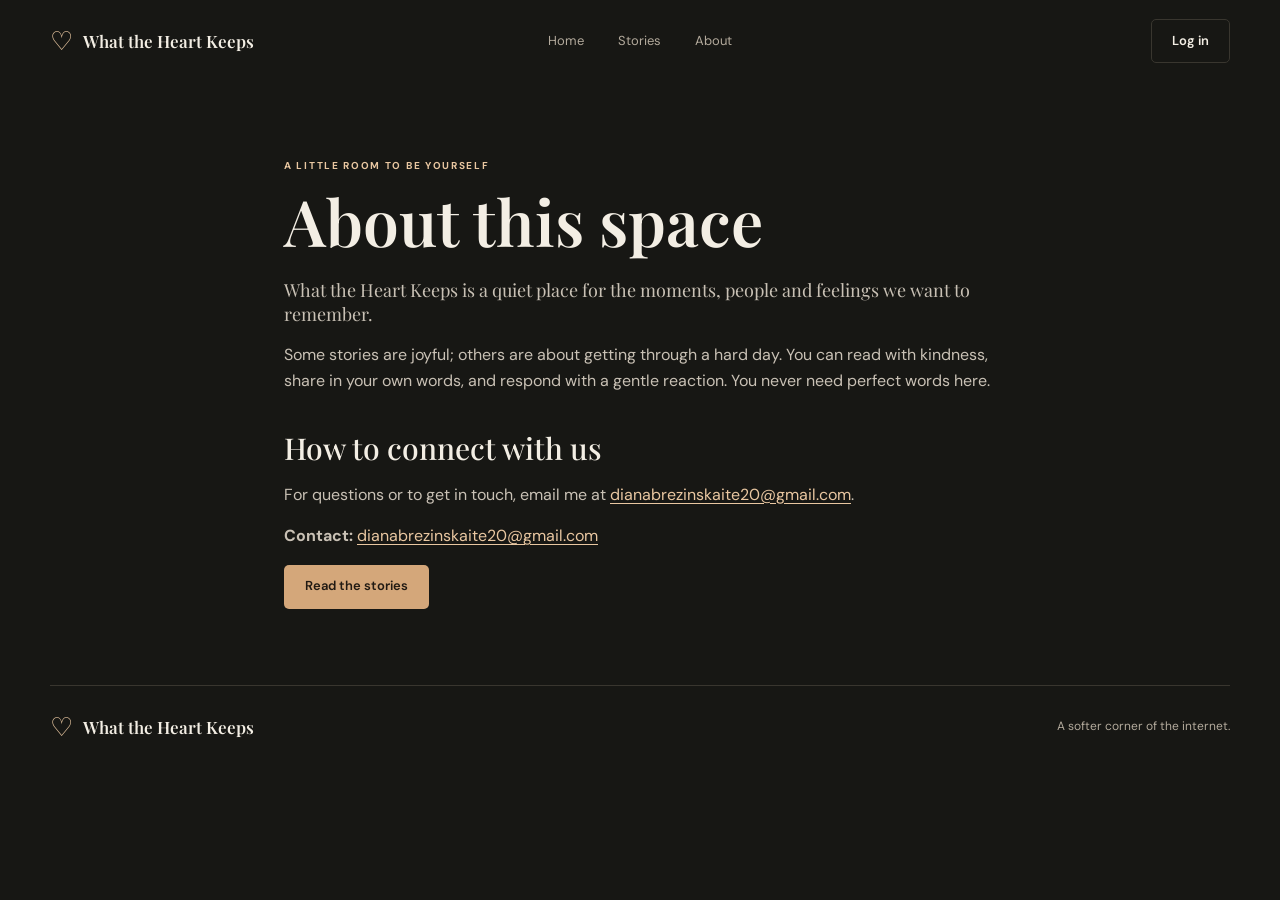
<file: about.html>
<!doctype html>
<html lang="en">
<head>
  <meta charset="UTF-8">
  <meta name="viewport" content="width=device-width, initial-scale=1.0">
  <meta name="theme-color" content="#171714">
  <title>About | What the Heart Keeps</title>
  <link rel="preconnect" href="https://fonts.googleapis.com">
  <link rel="preconnect" href="https://fonts.gstatic.com" crossorigin>
  <link href="https://fonts.googleapis.com/css2?family=DM+Sans:wght@400;500;600;700&family=Playfair+Display:wght@500;600;700&display=swap" rel="stylesheet">
  <link rel="stylesheet" href="style.css">
</head>
<body>
  <header class="site-header">
    <a class="brand" href="index.html"><span class="brand-heart">♡</span> What the Heart Keeps</a>
    <nav class="main-nav" aria-label="Main navigation">
      <a href="index.html">Home</a><a href="index.html#stories">Stories</a><a href="about.html" aria-current="page">About</a>
    </nav>
    <a class="button button-quiet" href="login.html">Log in</a>
  </header>
  <main class="page-shell">
    <section class="page-content">
      <p class="eyebrow">A little room to be yourself</p>
      <h1>About this space</h1>
      <p class="welcome-note">What the Heart Keeps is a quiet place for the moments, people and feelings we want to remember.</p>
      <p>Some stories are joyful; others are about getting through a hard day. You can read with kindness, share in your own words, and respond with a gentle reaction. You never need perfect words here.</p>
      <h2>How to connect with us</h2>
      <p>For questions or to get in touch, email me at <a class="contact-link" href="mailto:dianabrezinskaite20@gmail.com">dianabrezinskaite20@gmail.com</a>.</p>
      <p><strong>Contact:</strong> <a class="contact-link" href="mailto:dianabrezinskaite20@gmail.com">dianabrezinskaite20@gmail.com</a></p>
      <a class="button button-primary" href="index.html#stories">Read the stories</a>
    </section>
  </main>
  <footer class="site-footer"><a class="brand" href="index.html"><span class="brand-heart">♡</span> What the Heart Keeps</a><p>A softer corner of the internet.</p></footer>
</body>
</html>
</file>
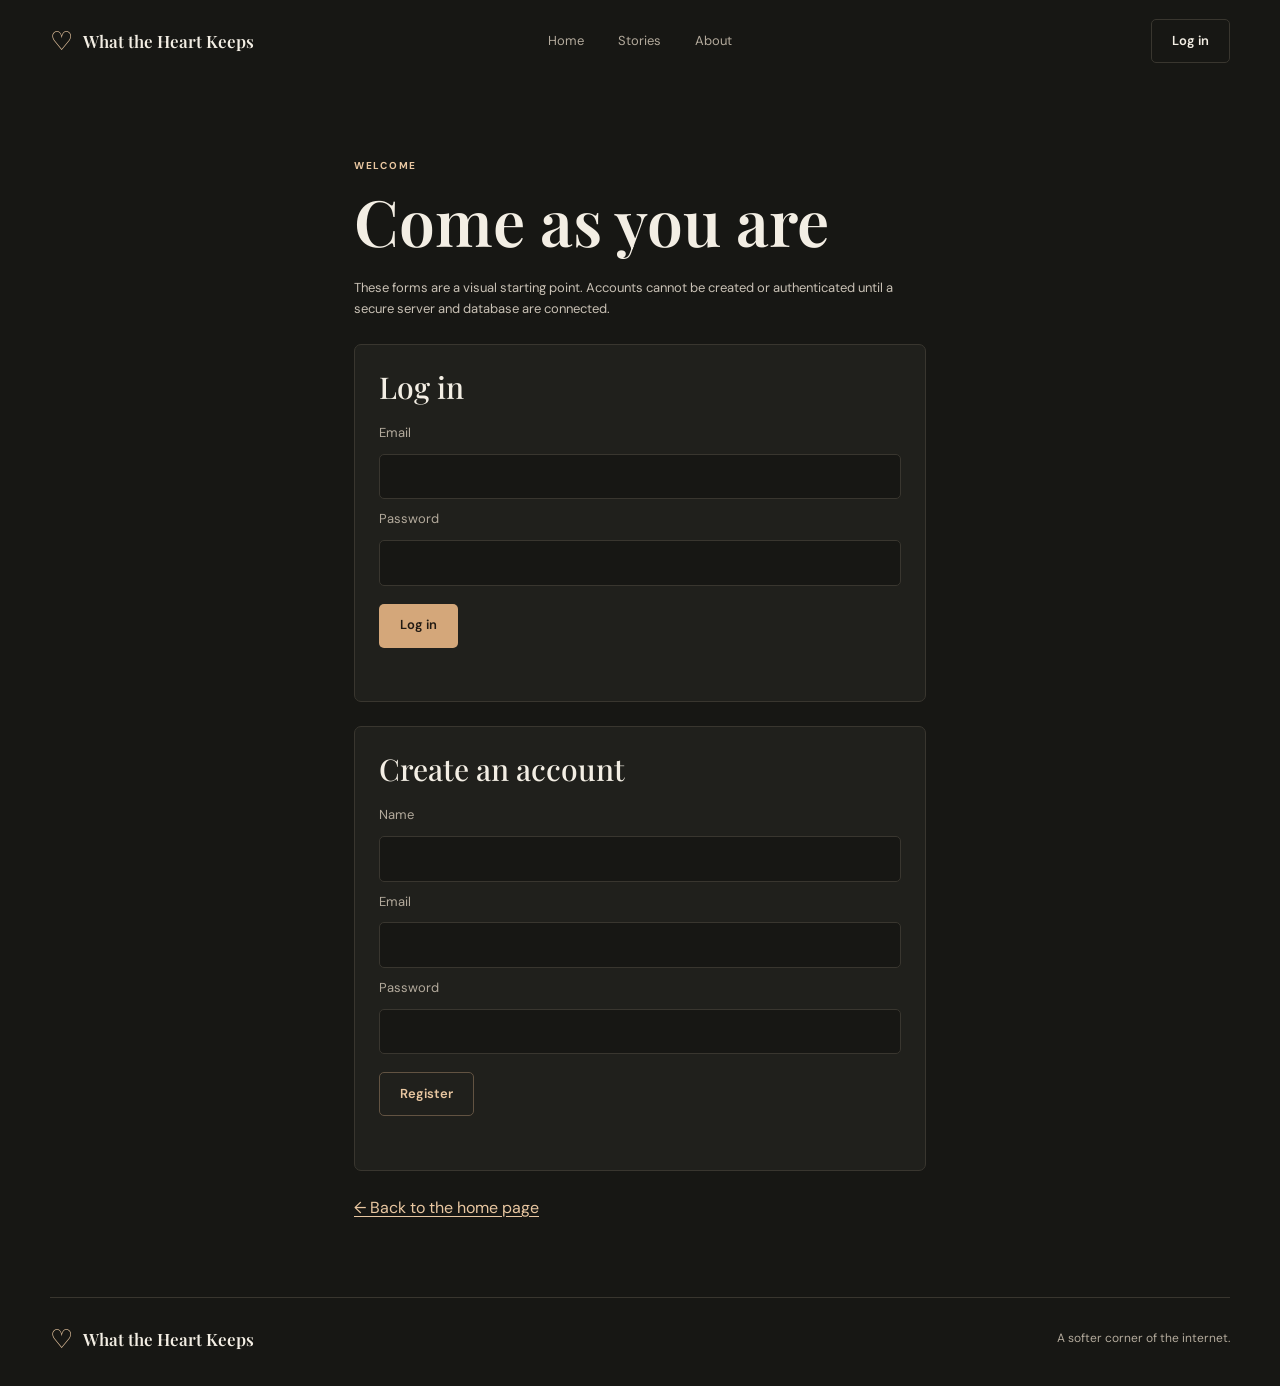
<file: login.html>
<!doctype html>
<html lang="en">
<head>
  <meta charset="UTF-8">
  <meta name="viewport" content="width=device-width, initial-scale=1.0">
  <meta name="theme-color" content="#171714">
  <title>Log in or register | What the Heart Keeps</title>
  <link rel="preconnect" href="https://fonts.googleapis.com">
  <link rel="preconnect" href="https://fonts.gstatic.com" crossorigin>
  <link href="https://fonts.googleapis.com/css2?family=DM+Sans:wght@400;500;600;700&family=Playfair+Display:wght@500;600;700&display=swap" rel="stylesheet">
  <link rel="stylesheet" href="style.css">
</head>
<body>
  <header class="site-header">
    <a class="brand" href="index.html"><span class="brand-heart">♡</span> What the Heart Keeps</a>
    <nav class="main-nav" aria-label="Main navigation"><a href="index.html">Home</a><a href="index.html#stories">Stories</a><a href="about.html">About</a></nav>
    <a class="button button-quiet" href="login.html">Log in</a>
  </header>
  <main class="page-shell">
    <section class="page-content auth-content">
      <p class="eyebrow">Welcome</p>
      <h1>Come as you are</h1>
      <p class="muted-note">These forms are a visual starting point. Accounts cannot be created or authenticated until a secure server and database are connected.</p>
      <form class="site-form" id="login-form">
        <h2>Log in</h2>
        <label for="login-email">Email</label><input id="login-email" name="email" type="email" autocomplete="email" required>
        <label for="login-password">Password</label><input id="login-password" name="password" type="password" autocomplete="current-password" required>
        <button class="button button-primary" type="submit">Log in</button>
        <p class="form-message" role="status" aria-live="polite"></p>
      </form>
      <form class="site-form" id="register" aria-label="Create an account">
        <h2>Create an account</h2>
        <label for="register-name">Name</label><input id="register-name" name="name" type="text" autocomplete="name" required>
        <label for="register-email">Email</label><input id="register-email" name="email" type="email" autocomplete="email" required>
        <label for="register-password">Password</label><input id="register-password" name="password" type="password" autocomplete="new-password" minlength="8" required>
        <button class="button button-outline" type="submit">Register</button>
        <p class="form-message" role="status" aria-live="polite"></p>
      </form>
      <a class="text-link" href="index.html">← Back to the home page</a>
    </section>
  </main>
  <footer class="site-footer"><a class="brand" href="index.html"><span class="brand-heart">♡</span> What the Heart Keeps</a><p>A softer corner of the internet.</p></footer>
  <script>
    document.querySelectorAll(".site-form").forEach((form) => {
      form.addEventListener("submit", (event) => {
        event.preventDefault();
        form.querySelector(".form-message").textContent = "This demo form is not connected to account services yet.";
      });
    });
  </script>
</body>
</html>
</file>
<file: style.css>
:root {
  --bg: #171714;
  --panel: #20201c;
  --text: #f3eee4;
  --muted: #b3aa9c;
  --accent: #d4a77a;
  --accent-light: #e9c7a1;
  --line: #39362f;
  --serif: "Playfair Display", Georgia, serif;
  --sans: "DM Sans", Arial, sans-serif;
}

* {
  box-sizing: border-box;
}

html {
  scroll-behavior: smooth;
}

body {
  margin: 0;
  background: var(--bg);
  color: var(--text);
  font-family: var(--sans);
  line-height: 1.6;
}

a {
  color: inherit;
  text-decoration: none;
}

button {
  color: inherit;
  font: inherit;
  cursor: pointer;
}

.site-header,
.page-shell,
.site-footer {
  width: min(1180px, calc(100% - 64px));
  margin-inline: auto;
}

.site-header {
  min-height: 82px;
  display: grid;
  grid-template-columns: 1fr auto 1fr;
  align-items: center;
  gap: 28px;
}

.brand {
  font: 600 17px var(--serif);
  white-space: nowrap;
}

.brand-heart {
  margin-right: 7px;
  color: var(--accent-light);
  font: 26px var(--sans);
  vertical-align: -2px;
}

.main-nav {
  display: flex;
  gap: 34px;
}

.main-nav a {
  color: var(--muted);
  font-size: 13px;
}

.main-nav a:hover {
  color: var(--text);
}

.site-header > .button {
  justify-self: end;
}

.button {
  min-height: 44px;
  padding: 0 20px;
  display: inline-flex;
  align-items: center;
  justify-content: center;
  gap: 12px;
  border: 1px solid transparent;
  border-radius: 5px;
  font-size: 13px;
  font-weight: 600;
}

.button-primary {
  background: var(--accent);
  color: #211a13;
}

.button-primary:hover {
  background: var(--accent-light);
}

.button-quiet {
  border-color: var(--line);
  background: transparent;
}

.button-outline {
  border-color: #625342;
  background: transparent;
  color: var(--accent-light);
}

.button-outline:hover,
.button-quiet:hover {
  border-color: var(--accent);
}

.hero {
  position: relative;
  height: min(52vw, 560px);
  min-height: 440px;
  display: flex;
  align-items: center;
  overflow: hidden;
  border-radius: 8px;
  background: #28241f;
}

.hero-image,
.hero-shade {
  position: absolute;
  inset: 0;
  width: 100%;
  height: 100%;
}

.hero-image {
  object-fit: cover;
  object-position: center 55%;
}

.hero-shade {
  background:
    linear-gradient(90deg, rgba(15, 15, 14, .88), rgba(18, 17, 15, .12)),
    linear-gradient(0deg, rgba(15, 15, 14, .3), transparent 45%);
}

.hero-copy {
  position: relative;
  z-index: 1;
  max-width: 560px;
  padding: 48px 8.2%;
}

.eyebrow {
  margin: 0 0 12px;
  color: var(--accent-light);
  font-size: 10px;
  font-weight: 700;
  letter-spacing: .17em;
  text-transform: uppercase;
}

.hero h1 {
  margin: 0;
  font: 600 clamp(44px, 6.2vw, 76px)/1.05 var(--serif);
  letter-spacing: -.035em;
}

.hero-copy > p:not(.eyebrow) {
  margin: 18px 0 26px;
  color: #e1d9cd;
  font-size: 16px;
}

.hero-caption {
  position: absolute;
  right: 25px;
  bottom: 20px;
  z-index: 1;
  color: #e8ded0;
  font-size: 10px;
  letter-spacing: .08em;
  text-transform: uppercase;
}

.welcome {
  max-width: 740px;
  margin: 0 auto;
  padding: 94px 24px 76px;
  text-align: center;
}

.welcome h2,
.section-heading h2 {
  margin: 0;
  font: 500 clamp(31px, 4vw, 44px)/1.2 var(--serif);
  letter-spacing: -.025em;
}

.welcome-note {
  margin: 18px 0 8px;
  color: var(--accent-light);
  font: 18px var(--serif);
}

.welcome-detail {
  max-width: 530px;
  margin: 10px auto 24px;
  color: var(--muted);
  font-size: 14px;
}

.ornament {
  display: flex;
  align-items: center;
  justify-content: center;
  gap: 14px;
  color: var(--accent);
  font-size: 19px;
}

.ornament span {
  width: 50px;
  height: 1px;
  background: var(--line);
}

.stories {
  padding: 35px 0 85px;
  border-top: 1px solid var(--line);
}

.section-heading {
  display: flex;
  align-items: end;
  justify-content: space-between;
  gap: 20px;
}

.section-heading h2 {
  font-size: clamp(30px, 3.5vw, 40px);
}

.category-list {
  display: flex;
  flex-wrap: wrap;
  gap: 9px;
  margin: 28px 0 22px;
}

.category-button {
  min-height: 38px;
  padding: 0 14px;
  border: 1px solid var(--line);
  border-radius: 999px;
  background: transparent;
  color: #c5bdb1;
  font-size: 12px;
}

.category-button:hover,
.category-button.active {
  border-color: #8b6c4d;
  background: #30271f;
  color: var(--accent-light);
}

.story-card {
  padding: 28px 32px 23px;
  border: 1px solid var(--line);
  border-radius: 7px;
  background: var(--panel);
}

.story-meta {
  display: flex;
  align-items: center;
  gap: 9px;
  color: var(--muted);
  font-size: 11px;
}

.story-avatar {
  width: 29px;
  height: 29px;
  display: grid;
  place-items: center;
  border-radius: 50%;
  background: #49392a;
  color: var(--accent-light);
  font: 14px var(--serif);
}

.meta-dot {
  color: var(--accent);
}

.story-card h3 {
  margin: 21px 0 7px;
  font: 500 25px var(--serif);
}

.story-card > p {
  margin: 0;
  color: #c9c1b5;
  font-size: 14px;
}

.reaction-row {
  display: flex;
  gap: 8px;
  margin-top: 22px;
}

.reaction-row button {
  min-width: 42px;
  height: 34px;
  padding: 0 9px;
  border: 1px solid var(--line);
  border-radius: 18px;
  background: #272621;
}

.reaction-row button:hover {
  border-color: var(--accent);
}

.reaction-row button span {
  color: var(--muted);
  font-size: 11px;
}

.gentle-note {
  margin: 18px 0 0;
  color: #948b7e;
  text-align: center;
  font-size: 12px;
}

.site-footer {
  padding: 24px 0 30px;
  display: flex;
  align-items: center;
  justify-content: space-between;
  border-top: 1px solid var(--line);
}

.site-footer p {
  margin: 0;
  color: var(--muted);
  font-size: 12px;
}

.page-content {
  max-width: 760px;
  min-height: 62vh;
  margin: 0 auto;
  padding: 76px 24px;
}

.page-content h1 {
  margin: 0 0 22px;
  font: 600 clamp(40px, 6vw, 64px)/1.1 var(--serif);
}

.page-content h2 {
  margin: 36px 0 12px;
  font: 500 30px/1.2 var(--serif);
}

.page-content > p:not(.eyebrow) { color: #c9c1b5; }
.contact-link, .text-link { color: var(--accent-light); text-decoration: underline; text-underline-offset: 3px; }
.muted-note { color: var(--muted); font-size: 13px; }
.auth-content { max-width: 620px; }
.site-form { display: grid; gap: 10px; margin: 24px 0; padding: 24px; border: 1px solid var(--line); border-radius: 7px; background: var(--panel); }
.site-form h2 { margin: 0 0 8px; }
.site-form label { color: var(--muted); font-size: 13px; }
.site-form input { width: 100%; min-height: 44px; padding: 9px 12px; border: 1px solid var(--line); border-radius: 5px; background: #171714; color: var(--text); font: inherit; }
.site-form input:focus { outline: 2px solid var(--accent); outline-offset: 1px; }
.site-form button { justify-self: start; margin-top: 8px; }
.form-message { min-height: 1.5em; margin: 0; color: var(--accent-light); font-size: 13px; }

.share-section {
  max-width: 760px;
  margin: 0 auto 76px;
  padding: 34px;
  border: 1px solid var(--line);
  border-radius: 7px;
  background: var(--panel);
}
.share-section h2 { margin: 0; font: 500 clamp(30px, 4vw, 40px)/1.2 var(--serif); }
.share-intro { color: var(--muted); font-size: 14px; }
.share-form { display: grid; gap: 10px; margin-top: 22px; }
.share-form label { color: var(--muted); font-size: 13px; }
.share-form input, .share-form select, .share-form textarea {
  width: 100%;
  padding: 11px 12px;
  border: 1px solid var(--line);
  border-radius: 5px;
  background: #171714;
  color: var(--text);
  font: inherit;
}
.share-form textarea { resize: vertical; }
.share-form input:focus, .share-form select:focus, .share-form textarea:focus { outline: 2px solid var(--accent); outline-offset: 1px; }
.share-form button { justify-self: start; margin-top: 8px; }
.share-section > .muted-note { margin-bottom: 0; }

@media (max-width: 700px) {
  .site-header,
  .page-shell,
  .site-footer {
    width: calc(100% - 36px);
  }

  .site-header {
    min-height: 70px;
    grid-template-columns: 1fr auto;
    gap: 10px;
  }

  .brand {
    font-size: 15px;
  }

  .brand-heart {
    margin-right: 3px;
    font-size: 22px;
  }

  .main-nav {
    grid-column: 1 / -1;
    grid-row: 2;
    justify-content: center;
    gap: clamp(26px, 10vw, 56px);
    padding-bottom: 12px;
  }

  .site-header > .button {
    grid-column: 2;
    grid-row: 1;
    min-height: 38px;
    padding-inline: 14px;
  }

  .hero {
    height: 500px;
    min-height: 0;
    align-items: end;
  }

  .hero-image {
    object-position: 58% center;
  }

  .hero-shade {
    background: linear-gradient(0deg, rgba(14, 14, 13, .9), rgba(16, 15, 14, .12));
  }

  .hero-copy {
    padding: 35px 25px 51px;
  }

  .hero h1 {
    font-size: clamp(47px, 13vw, 65px);
  }

  .hero-caption {
    right: 17px;
    bottom: 13px;
    font-size: 9px;
  }

  .welcome {
    padding: 70px 4px 60px;
  }

  .welcome h2 {
    font-size: 34px;
  }

  .section-heading {
    align-items: start;
    flex-direction: column;
  }

  .section-heading h2 {
    font-size: 32px;
  }

  .stories {
    padding: 27px 0 62px;
  }

  .category-list {
    gap: 8px;
    margin-top: 21px;
  }

  .category-button {
    min-height: 36px;
    padding-inline: 11px;
    font-size: 11px;
  }

  .story-card {
    padding: 22px 19px 20px;
  }

  .story-card h3 {
    font-size: 22px;
  }

  .story-meta {
    flex-wrap: wrap;
  }

  .site-footer {
    align-items: start;
    flex-direction: column;
    gap: 7px;
  }

  .share-section { padding: 23px 18px; margin-bottom: 54px; }
}

@media (prefers-reduced-motion: reduce) {
  html {
    scroll-behavior: auto;
  }
}
.story-pagination {
  display: flex;
  justify-content: space-between;
  gap: 12px;
  margin-top: 18px;
}

@media (max-width: 420px) {
  .story-pagination .button {
    padding-inline: 12px;
    font-size: 12px;
  }
}
</file>
